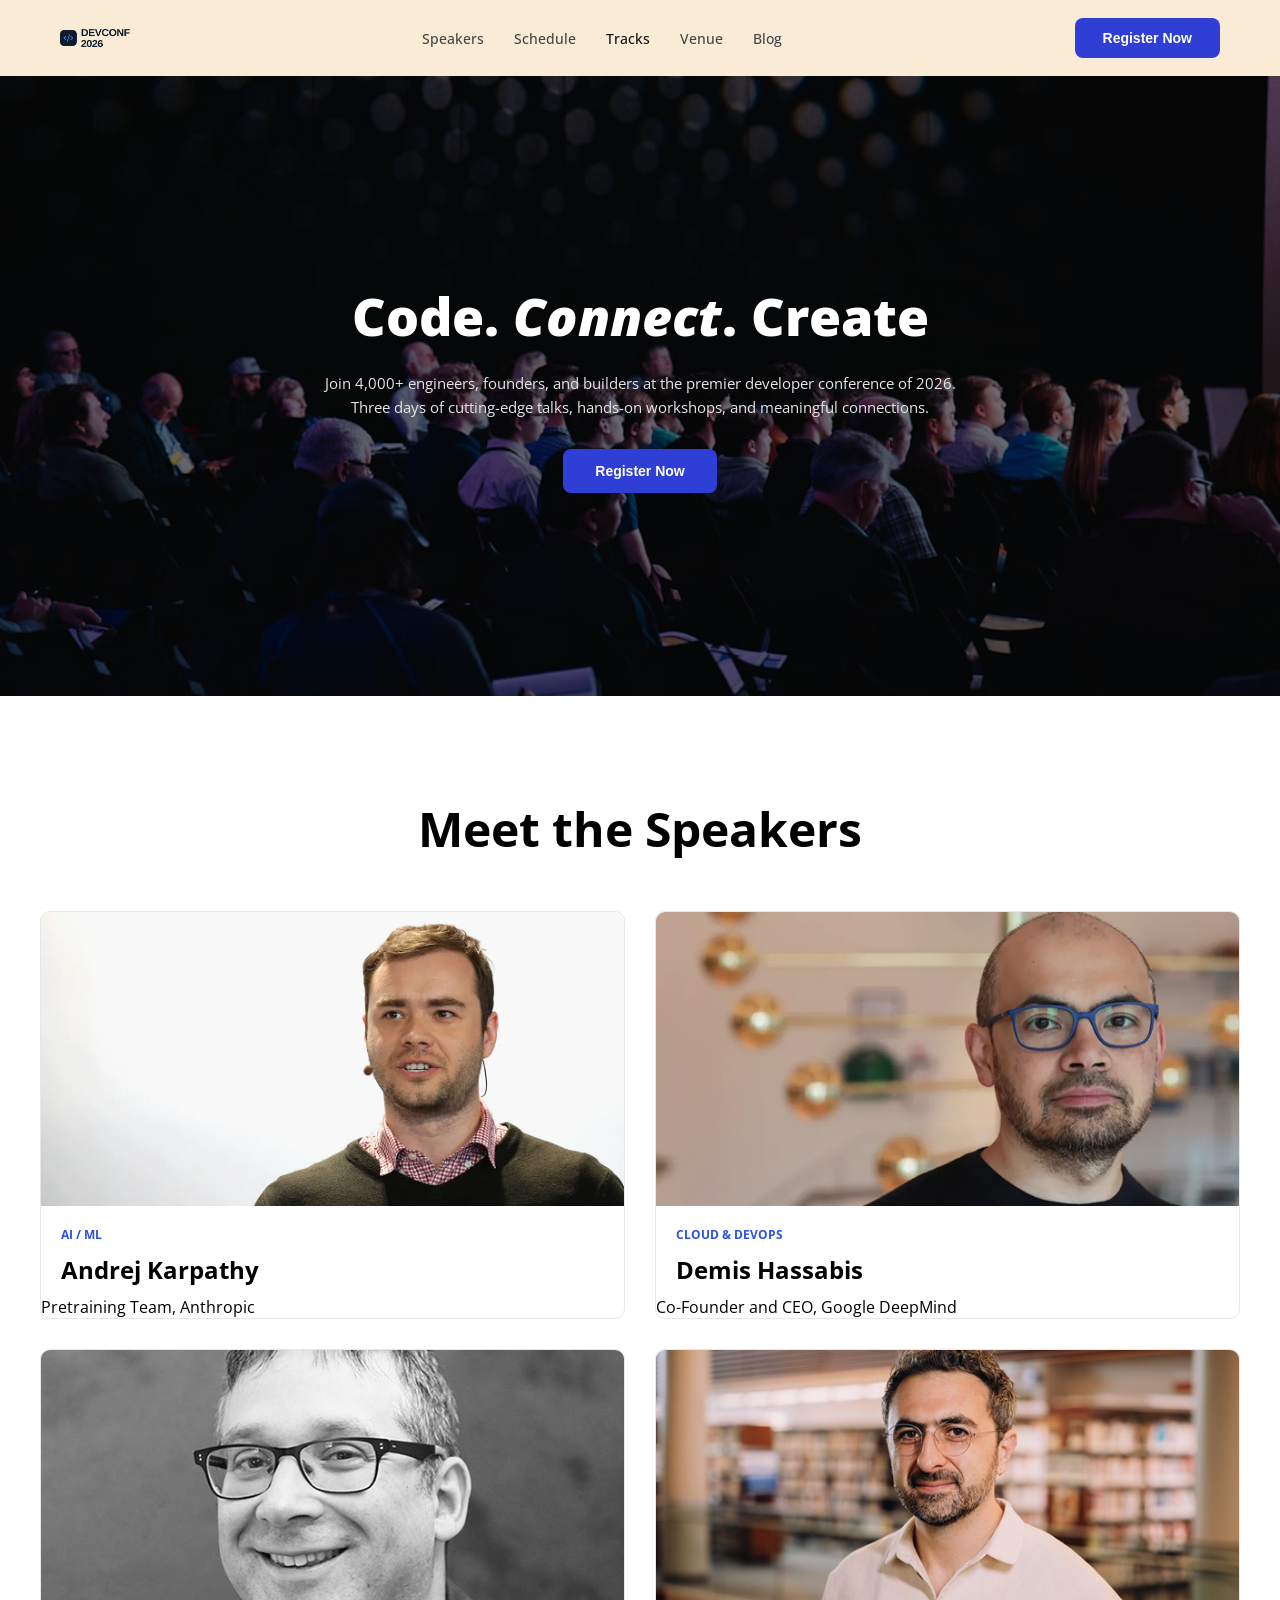
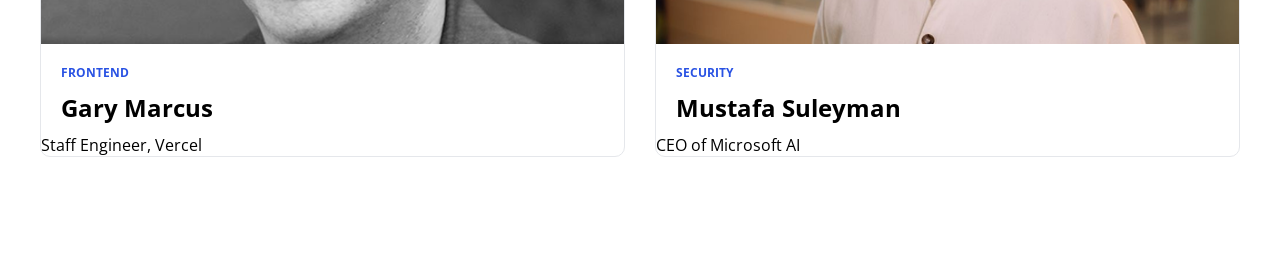
<file: Assignment-1/B14-A01-DevConf-2026/index.html>
<!DOCTYPE html>
<html lang="en">

<head>
    <meta charset="UTF-8">
    <meta name="viewport" content="width=device-width, initial-scale=1.0">
    <title>My First Assignment -1</title>
    <link rel="stylesheet" href="./css/style.css">
    <link rel="preconnect" href="https://fonts.googleapis.com">
    <link rel="preconnect" href="https://fonts.gstatic.com" crossorigin>
    <link href="https://fonts.googleapis.com/css2?family=Open+Sans:ital,wght@0,300..800;1,300..800&display=swap"
        rel="stylesheet">
</head>

<body>
    <header>
        <nav>
            <div class="logo">
                <img src="./assets/logo.png" alt="DevConf logo">
            </div>

            <ul class="manu-bar">
                <li><a href="speakers.html">Speakers</a></li>
                <li><a href="Schedule.html">Schedule</a></li>
                <li><a href="track.html" class="active">Tracks</a></li>
                <li><a href="vanue.html">Venue</a></li>
                <li><a href="blog.html">Blog</a></li>
            </ul>

            <button class="register-btn nav-btn">Register Now</button>
        </nav>
    </header>

    <section class="hero">
        <div class="hero-content">
            <h1>Code. <em>Connect</em>. Create</h1>
            <p>Join 4,000+ engineers, founders, and builders at the premier developer conference of 2026. Three days
                of cutting-edge talks, hands-on workshops, and meaningful connections.</p>
            <button class="register-btn">Register Now</button>
        </div>
    </section>

    <section class="speakers">

        <h2>Meet the Speakers</h2>

        <div class="speaker-container">

            <div class="speaker-card">

                <img src="./assets/andrej.png" alt="andrej">

                <p class="category">AI / ML</p>

                <h3>Andrej Karpathy</h3>

                <p>Pretraining Team, Anthropic</p>

            </div>
            <div class="speaker-card">

                <img src="./assets/demis.png" alt="Demis Hassabis">

                <p class="category">CLOUD & DEVOPS</p>

                <h3>Demis Hassabis</h3>

                <p>Co-Founder and CEO, Google DeepMind</p>

            </div>
            <div class="speaker-card">

                <img src="./assets/gary.png" alt="Gary Marcus">

                <p class="category">Frontend</p>

                <h3>Gary Marcus</h3>

                <p>Staff Engineer, Vercel</p>

            </div>
            <div class="speaker-card">

                <img src="./assets/mustafa.png" alt="Mustafa Suleyman">

                <p class="category">Security</p>

                <h3>Mustafa Suleyman</h3>

                <p>CEO of Microsoft AI</p>

            </div>
        </div>

    </section>

</body>

</html>
</file>
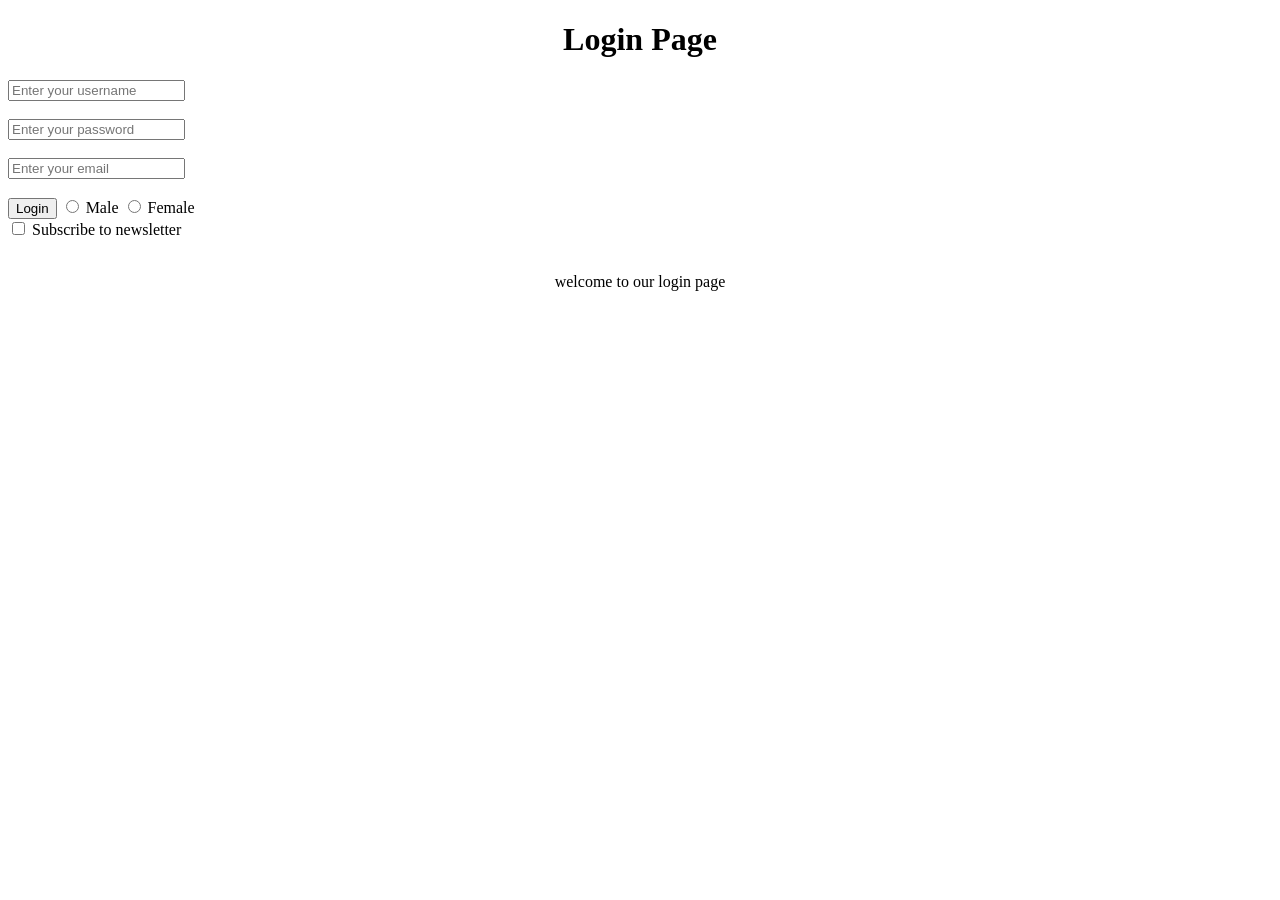
<file: second.html>
<!DOCTYPE html>
<html lang="en">
<head>
    <meta charset="UTF-8">
    <meta name="viewport" content="width=device-width, initial-scale=1.0">
    <title>Login Page</title>
</head>
<body>
    <h1 align ="center">Login Page</h1>
    <form>
        <input type="text" placeholder ="Enter your username" required><br><br>
        <input type="password" placeholder ="Enter your password" required><br><br>
        <input  type="email" placeholder ="Enter your email" required><br><br>
        <input type="submit" value="Login">
        <input type="radio" name="gender" value="male"> Male
        <input type="radio" name="gender" value="female"> Female
    </form>
    <!-- This is a comment -->

    <input type="checkbox" name="subscribe" value="subscribe"> Subscribe to newsletter<br><br>
    

    <header align="center">
        <p>welcome to our login page</p>
    </header>



</body>
</html>
</file>
<file: Assignment-1/B14-A01-DevConf-2026/css/style.css>
* {
    margin: 0;
    padding: 0;
   
    box-sizing: border-box;
}

body {
    font-family: "Open Sans", Arial, sans-serif;
}

header {
    background-color: antiquewhite;
}

nav {
    max-width: 1200px;
    margin: 0 auto;
    padding: 18px 20px;

    display: flex;
    justify-content: space-between;
    align-items: center;
}

.logo {
    display: flex;
    align-items: center;
    gap: 10px;
}

.logo img {
    width: 70px;
    height: auto;
}

.logo-text {
    font-size: 13px;
    font-weight: 700;
    line-height: 1.2;
    color: #111;
}

.manu-bar {
    display: flex;
    align-items: center;
    list-style: none;
    gap: 30px;
}

.manu-bar a {
    text-decoration: none;
    color: #444;
    font-size: 14px;
    font-weight: 500;
    position: relative;
    padding-bottom: 6px;
}

.manu-bar a.active {
    color: #111;
}

.manu-bar a.active::after {
    content: "";
    position: absolute;
    left: 0;
    right: 0;
    bottom: -4px;
    height: 3px;
    border-radius: 2px;
    
}

.register-btn {
    background-color: #2f3fd6;
    color: white;
    border: none;
    padding: 12px 28px;
    border-radius: 8px;
    font-size: 14px;
    font-weight: 600;
    cursor: pointer;
}

.hero {
    background-image:
        linear-gradient(
            rgba(0, 0, 0, 0.55),
            rgba(0, 0, 0, 0.55)
        ),
        url("../assets/banner.jpg");
    background-size: cover;
    background-position: center;
    min-height: 620px;
    display: flex;
    justify-content: center;
    align-items: center;
}

.hero-content {
    max-width: 700px;
    text-align: center;
    padding: 0 20px;
}

.hero-content h1 {
    color: #ffffff;
    font-size: 52px;
    font-weight: 800;
    margin-bottom: 20px;
}

.hero-content h1 em {
    font-style: italic;
    font-weight: 800;
}

.hero-content p {
    color: #e6e6e6;
    font-size: 15px;
    line-height: 1.6;
    margin-bottom: 30px;
}

.hero-content .register-btn {
    padding: 14px 32px;
}
.speakers{
    max-width: 1200px;
    margin: 100px auto;

}
.speakers h2{
    text-align: center;
    font-size: 48px;
    margin-bottom: 50px;
}
.speaker-container{
    display: grid;
    grid-template-columns: repeat(2, 1fr);
    gap: 30px;
}
.speaker-card{
    background-color: white;
    border: 1px solid #e5e7eb;
    border-radius: 10px;
    overflow: hidden;
}
.speaker-card img{
    width: 100%;
    display: block;
}
.speaker-card .category{
    color: #2952e3;
    font-size: 12px;
    font-weight: 700;
    text-transform: uppercase;

    margin-top: 20px;
    margin-left: 20px;
}
.speaker-card h3{
    margin: 10px 20px;
    font-size: 24px;
}

.speaker-card .title{
    margin: 0 20px 25px;
    color: #666;
    font-size: 14px;
}
</file>
